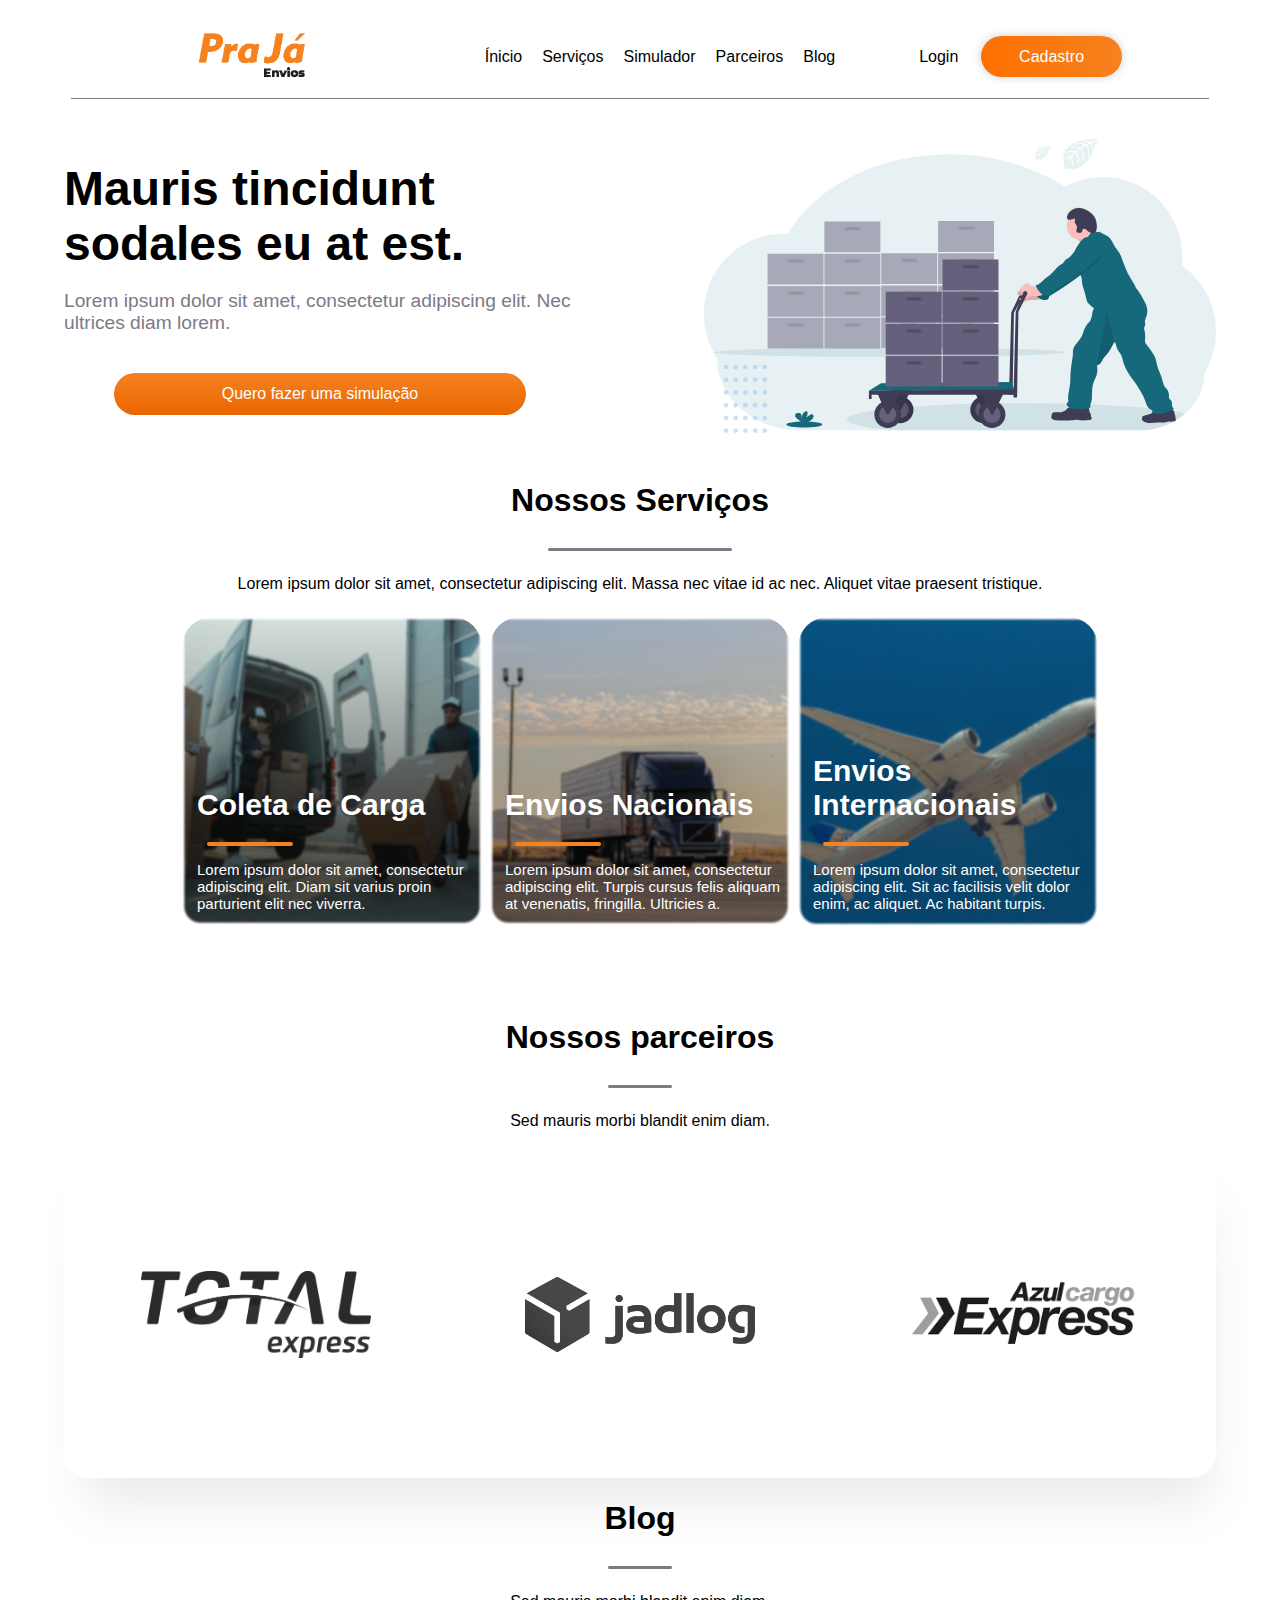
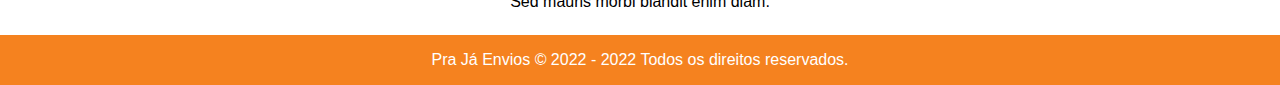
<file: templates/index.html>
<!DOCTYPE html>
<html lang="en">
    <head>
        <meta charset="UTF-8">
        <meta http-equiv="X-UA-Compatible" content="IE=edge">
        <meta name="viewport" content="width=device-width, initial-scale=1.0">
        
        <title>Pra Já envios</title>


        <link rel="preconnect" href="https://fonts.googleapis.com">
        <link rel="preconnect" href="https://fonts.gstatic.com" crossorigin>
        <link href="https://fonts.googleapis.com/css2?family=Montserrat&display=swap" rel="stylesheet"> 

        <link rel="stylesheet" href="/static/css/index.css">

    </head>

    <body>
        
    <section class="header">
        <div class="container">
            <img src="/static/img/logo_praja_alpha.png" alt="logo pra ja">
        </div>

        <nav class="principal">
            <ul>
                <li><a href="/">Ínicio</a></li>
                <li><a href="/">Serviços</a></li>
                <li><a href="/">Simulador</a></li>
                <li><a href="/">Parceiros</a></li>
                <li><a href="/">Blog</a></li>
            </ul>
        </nav>

        <nav class="secundario">
            <ul>
                <li><a href="/login/">Login</a></li>
                <li><a class="cadastro-btn" href="/cadastro/">Cadastro</a></li>
            </ul>
        </nav>
    </section>

    <section class="hero">
        <div class="container">
            <div class="text">
                <h1>Mauris tincidunt sodales eu at est.</h1>
                <p>Lorem ipsum dolor sit amet, consectetur adipiscing elit. Nec ultrices diam lorem.</p>

                <div class="btn">
                    <a href="/simulador/">Quero fazer uma simulação</a>
                </div>
            </div>

            <div class="img">
                <img src="/static/img/hero.svg" alt="Homem carregando caixa">
            </div>
        </div>
    </section>

    <section class="servicos">
        <h1>Nossos Serviços</h1>
        <div class="separador"></div>
        <p>Lorem ipsum dolor sit amet, consectetur adipiscing elit.
             Massa nec vitae id ac nec. Aliquet vitae praesent tristique.</p>

        <div class="container">
            <div class="card">
                <div class="content">
                    <h1>Coleta de Carga</h1>
                    <div class="separador"></div>
                    <p>Lorem ipsum dolor sit amet, consectetur adipiscing elit.
                         Diam sit varius proin parturient elit nec viverra. </p>
                </div>
            </div>

            <div class="card">
                <div class="content">
                    <h1>Envios Nacionais</h1>
                    <div class="separador"></div>
                    <p>Lorem ipsum dolor sit amet, consectetur adipiscing elit.
                         Turpis cursus felis aliquam at venenatis, fringilla. Ultricies a.</p>
                </div>
            </div>

            <div class="card">
                <div class="content">
                    <h1>Envios Internacionais</h1>
                    <div class="separador"></div>
                    <p>Lorem ipsum dolor sit amet, consectetur adipiscing elit.
                         Sit ac facilisis velit dolor enim, ac aliquet. Ac habitant turpis.</p>
                </div>
            </div>

        </div>
    </section>

    <section class="parceiros">
        <h1>Nossos parceiros</h1>
        <div class="separador"></div>
        <p>Sed mauris morbi blandit enim diam.</p>

        <div class="container">
            <div class="parceiro">
                <img src="/static/img/parceiros/total.png" alt="Logo empresa Jadlog preto e branco">
            </div>

            <div class="parceiro">
                <img src="/static/img/parceiros/jad.png" alt="Logo empresa total express preto e branco">
            </div>

            <div class="parceiro">
                <img src="/static/img/parceiros/azul.png" alt="Logo empresa azul preto e branco">
            </div>
        </div>
    </section>
    <section class="blog">
        <h1>Blog</h1>
        <div class="separador"></div>
        <p>Sed mauris morbi blandit enim diam.</p>
        <div class="container">
            
        </div>
    </section>
    <section class="footer">
        <div class="container">
            <p>Pra Já Envios © 2022 - 2022 Todos os direitos reservados.</p>
        </div>
    </section>
    </body>
</html>
</file>
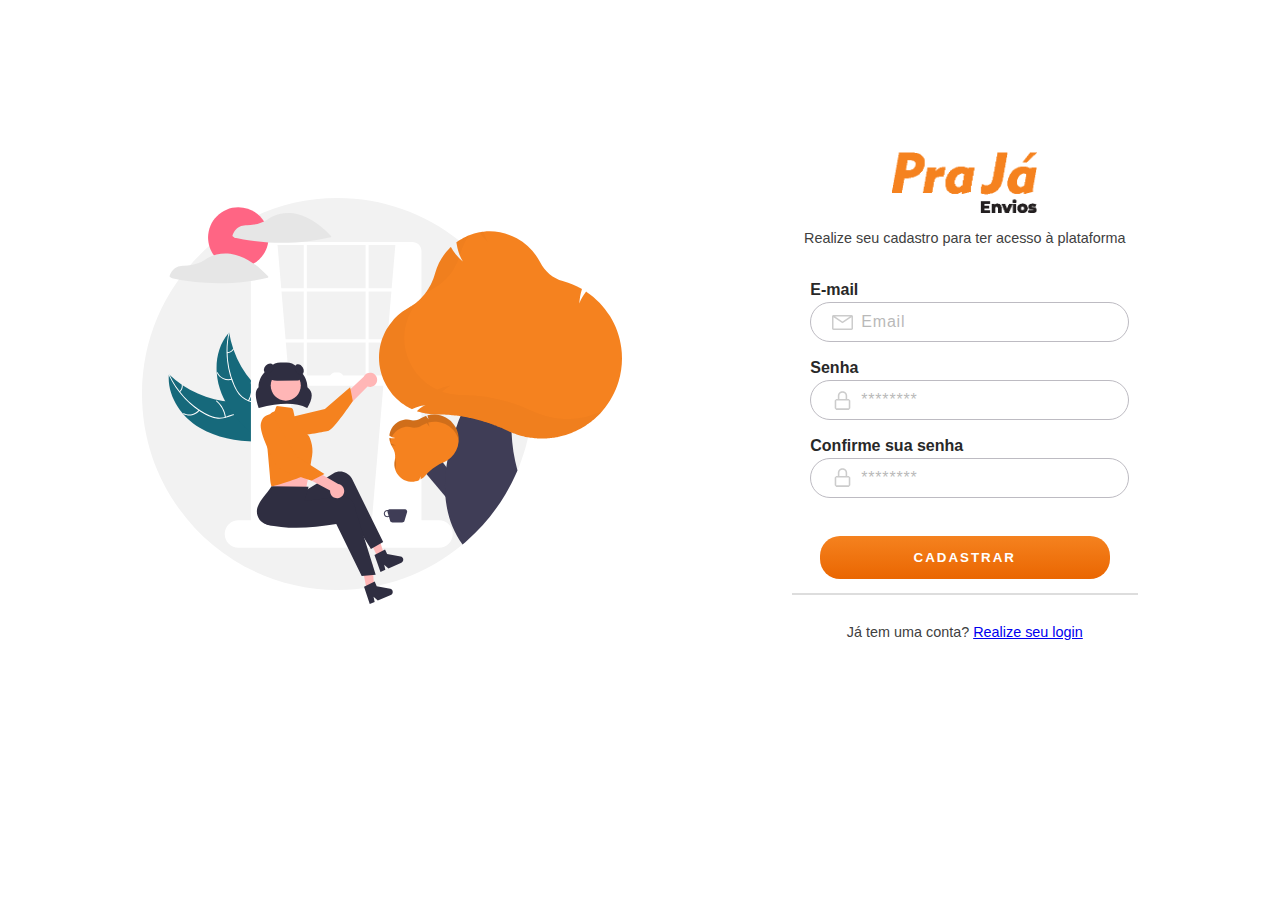
<file: templates/cadastro.html>
<!DOCTYPE html>
<html lang="en">
<head>
    <meta charset="UTF-8">
    <meta http-equiv="X-UA-Compatible" content="IE=edge">
    <meta name="viewport" content="width=device-width, initial-scale=1.0">
    <script src="https://www.google.com/recaptcha/api.js"></script>

    <link rel="preconnect" href="https://fonts.googleapis.com">
    <link rel="preconnect" href="https://fonts.gstatic.com" crossorigin>
    <link href="https://fonts.googleapis.com/css2?family=Montserrat&display=swap" rel="stylesheet"> 

    <link rel="stylesheet" href="/static/css/login.css">

    <title>Pra Ja - Login</title>
</head>
<body>
    <section class="left">
        <div class="container">
            <img src="/static/img/cadastro.svg" alt="Homem entrando na porta">
        </div>
    </section>

    <section class="main">
        <div class="container">
            <div class="logo">
                <img src="/static/img/logo_praja_alpha.png" alt="logo pra ja envios">
                <p>Realize seu cadastro para ter acesso à plataforma</p>
            </div>

            <form class="login" action="#" method="post">
                <div class="form-control">
                    <label for="user"> E-mail <br> 
                    <input placeholder="Email" class="input" type="email" name="user" required>
                    <i class="mail"><img src="/static/img/icons/email.svg" alt=""></i>
                    </label>
                </div>
                
                <div class="form-control">
                    <label for="passwd2"> Senha <br> 
                    <input placeholder="********" class="input" type="password" name="passwd2" required>
                    <i class ="lock"><img src="/static/img/icons/lock.svg" alt=""></i>
                    </label>

                </div>

                <div class="form-control">
                    <label for="passwd"> Confirme sua senha <br> 
                    <input placeholder="********" class="input" type="password" name="passwd" required>
                    <i class ="lock"><img src="/static/img/icons/lock.svg" alt=""></i>
                    </label>

                </div>
                
                <div class="g-recaptcha captcha" data-sitekey="6LcaDOEcAAAAAMMMjj-8-BQorfN6X5DJIScfRuFz"></div>
                
                <button class="btn" data-sitekey="reCAPTCHA_site_key" data-callback='onSubmit' data-action='submit'>Cadastrar</button>

            </form>

            <div class="separador"></div>

            <p>Já tem uma conta? <a href="/login/">Realize seu login</a></p>

        </div>

    </section>
</body>
</html>
</file>
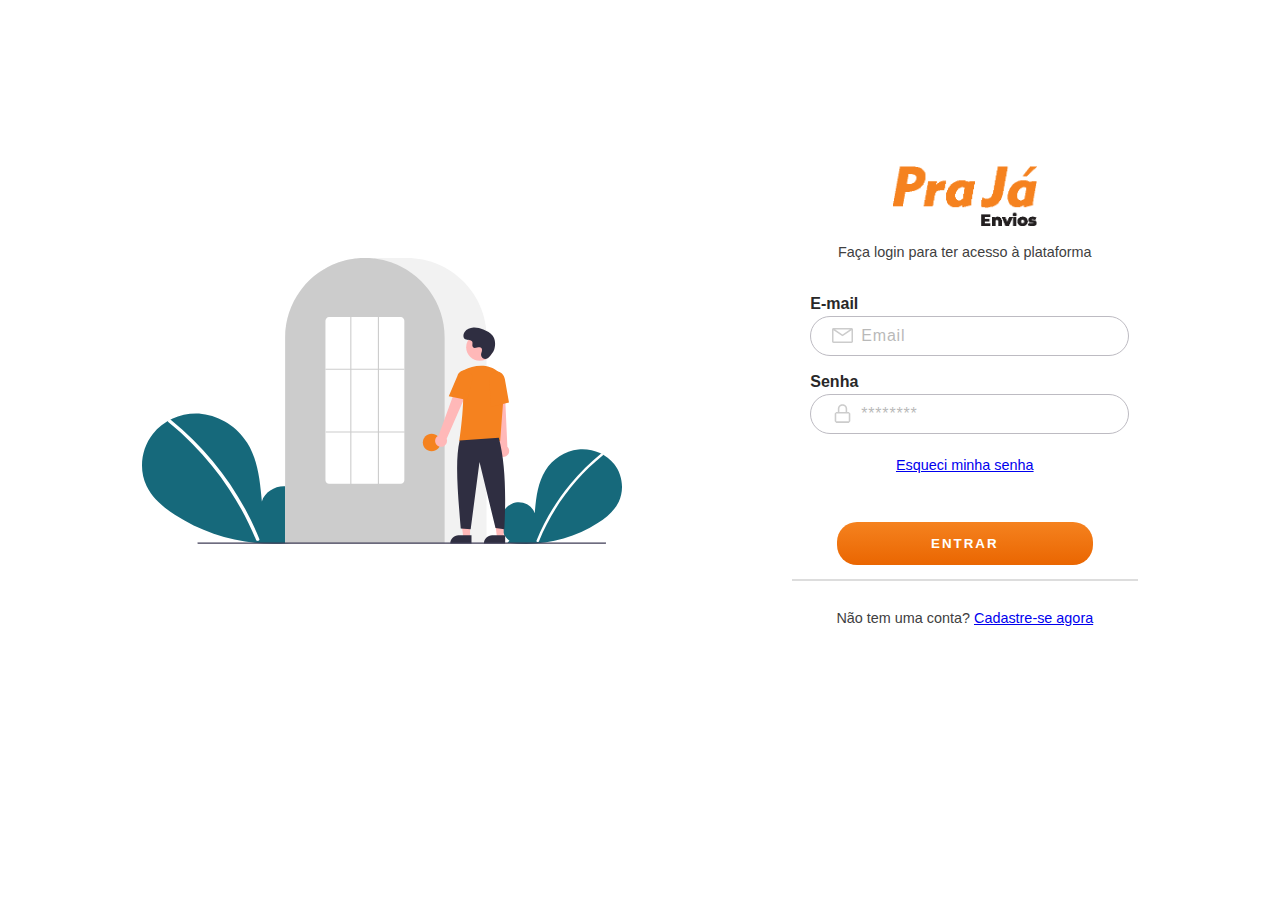
<file: templates/login.html>
<!DOCTYPE html>
<html lang="en">
<head>
    <meta charset="UTF-8">
    <meta http-equiv="X-UA-Compatible" content="IE=edge">
    <meta name="viewport" content="width=device-width, initial-scale=1.0">
    <script src="https://www.google.com/recaptcha/api.js"></script>

    <link rel="preconnect" href="https://fonts.googleapis.com">
    <link rel="preconnect" href="https://fonts.gstatic.com" crossorigin>
    <link href="https://fonts.googleapis.com/css2?family=Montserrat&display=swap" rel="stylesheet"> 

    <link rel="stylesheet" href="/static/css/login.css">

    <title>Pra Ja - Login</title>
</head>
<body>
    <section class="left">
        <div class="container">
            <img src="/static/img/login.svg" alt="Homem entrando na porta">
        </div>
    </section>

    <section class="main">
        <div class="container">
            <div class="logo">
                <img src="/static/img/logo_praja_alpha.png" alt="logo pra ja envios">
                <p>Faça login para ter acesso à plataforma</p>
            </div>

            <form class="login" action="#" method="post">
                <div class="form-control">
                    <label for="user"> E-mail <br> 
                    <input placeholder="Email" class="input" type="email" name="user" required>
                    <i class="mail"><img src="/static/img/icons/email.svg" alt=""></i>
                    </label>
                </div>

                <div class="form-control">
                    <label for="passwd"> Senha <br> 
                    <input placeholder="********" class="input" type="password" name="passwd" required>
                    <i class ="lock"><img src="/static/img/icons/lock.svg" alt=""></i>
                    </label>

                </div>
                
                <div class="esqueci">
                    <a href="#">Esqueci minha senha</a>
                </div>

                <div class="g-recaptcha captcha" data-sitekey="6LcaDOEcAAAAAMMMjj-8-BQorfN6X5DJIScfRuFz"></div>
                
                <button class="btn" data-sitekey="reCAPTCHA_site_key" data-callback='onSubmit' data-action='submit'>Entrar</button>

            </form>

            <div class="separador"></div>

            <p>Não tem uma conta? <a href="/cadastro/">Cadastre-se agora</a></p>

        </div>

    </section>
</body>
</html>
</file>
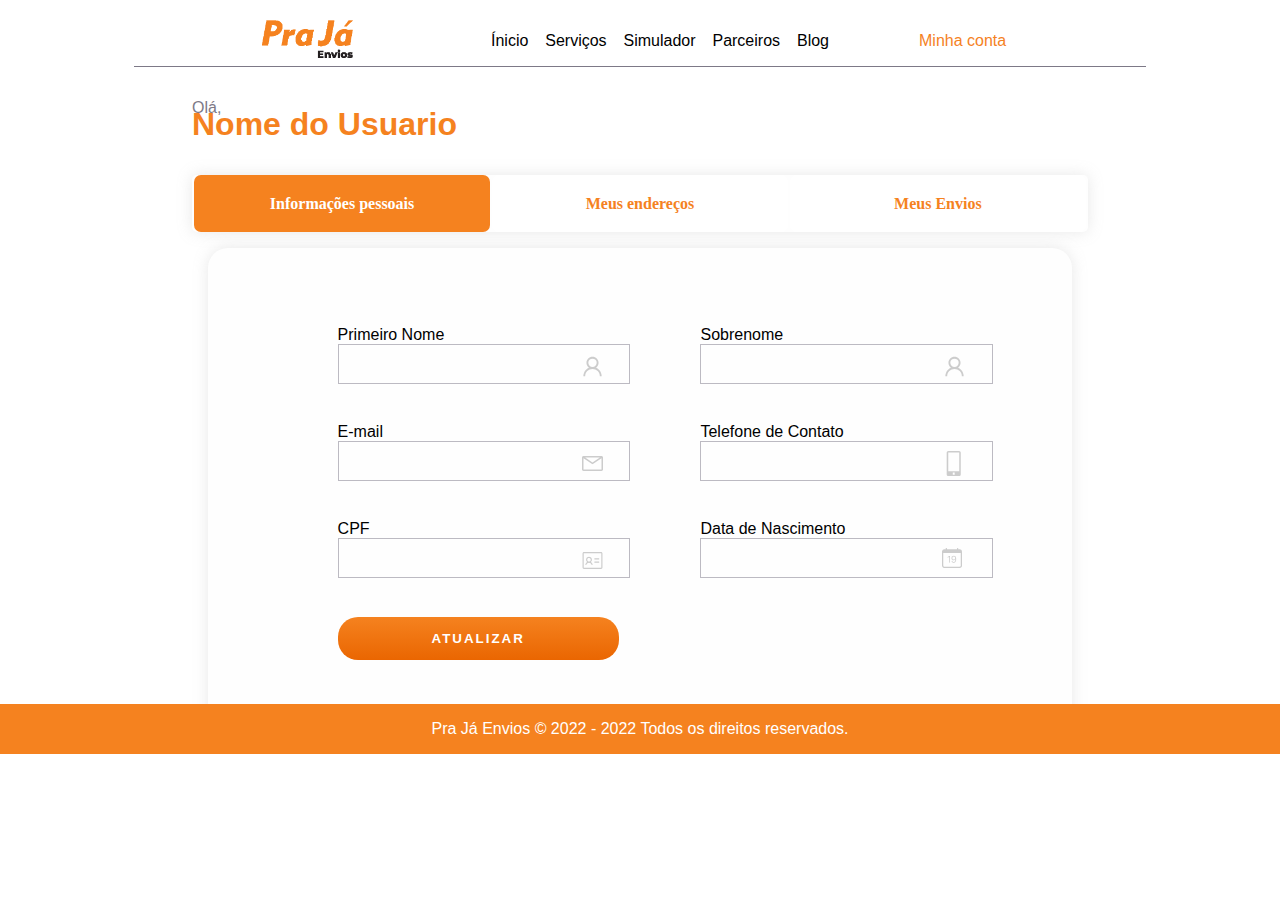
<file: templates/user.html>
<!DOCTYPE html>
<html lang="en">
<head>
    <meta charset="UTF-8">
    <meta http-equiv="X-UA-Compatible" content="IE=edge">
    <meta name="viewport" content="width=device-width, initial-scale=1.0">
    <title>Pra Já envios</title>


    <link rel="preconnect" href="https://fonts.googleapis.com">
    <link rel="preconnect" href="https://fonts.gstatic.com" crossorigin>
    <link href="https://fonts.googleapis.com/css2?family=Montserrat&display=swap" rel="stylesheet"> 

    <link rel="stylesheet" href="/static/css/user.css">
    <link rel="stylesheet" href="/static/css/endereco.css">

    <style></style>
</head>
<body>
    <section class="header">
        <div class="container">
            <img src="/static/img/logo_praja_alpha.png" alt="logo pra ja">
        </div>

        <nav class="principal">
            <ul>
                <li><a href="/">Ínicio</a></li>
                <li><a href="/">Serviços</a></li>
                <li><a href="/simulador/">Simulador</a></li>
                <li><a href="/">Parceiros</a></li>
                <li><a href="/">Blog</a></li>
            </ul>
        </nav>

        <nav class="secundario">
            <ul>
                <li><a href="/user/">Minha conta </a></li>
                
            </ul>
        </nav>
    </section>

    <section class="navegador">
        <p>Olá,</p>
        <h1>Nome do Usuario</h1>
        
        <nav>
            <button  onclick="toggle('infos')" class="btn btn-info btn-def">
                    Informações pessoais         
            </button>
            
            <button  onclick="toggle('ender')" class="btn btn-endereco btn-def">
                Meus endereços        
            </button>

            <button  onclick="toggle('envi')" class="btn btn-envio btn-def">
                Meus Envios         
            </button>   
        </nav>
    
    </section>

    <section class="app">

    </section>

    <section class="footer">
        <div class="container">
            <p>Pra Já Envios © 2022 - 2022 Todos os direitos reservados.</p>
        </div>
    </section>

    <script src="/static/scripts/user.js"></script>
</body>
</html>
</file>
<file: static/css/index.css>
:root{
    --orange: #F5821F;
}

*, *::before, *::after{
    font-family: 'Mulish', sans-serif;
    list-style: none;
}

html{
    width: 100%;
}
body{
    width: 100%;
    display: flex;
    justify-content: center;
    align-items: center;

    flex-direction: column;
    margin: 0 auto;
}
a, a:valid, a:visited{
    text-decoration: none;
    color: inherit;
}

/* Header  */
.header{
    padding: 0 10% 0 10%;
    
    display: flex;
    align-items: center;
    justify-content: space-between;
    flex-wrap: nowrap;

    margin: 1rem;
    border-bottom: #7D7987 1px solid;
}

.header .container{
    width: 20%;
}

.header .container img{
    width: 60%;
}

.header .principal{
    width: 50%;
}

.header .principal ul{
    display: flex;
    align-items: center;
    justify-content: center;
    flex-wrap: nowrap;
    gap: 5%;
    flex-shrink: 1;
}



.header .principal ul li:hover,
.header .principal ul li:focus{
    text-decoration: underline #F5821F;
}

.header .secundario{
    width: 20%;
}

.header .secundario ul{
    display: flex;
    align-items: center;
    justify-content: center;
    flex-wrap: nowrap;
    gap: 5%;
}

.header .secundario ul li:last-child{
    color: #ffff;
}

.header .secundario ul li:first-child{
    padding: 1rem;
}

.cadastro-btn{

    padding: 12px 38px;

    background: linear-gradient(90.89deg, #FF6F00 0%, #F5821F 99.89%);
    box-shadow: 0px 0px 10px rgba(0, 0, 0, 0.2);
    border-radius: 55px;
    
}

.cadastro-btn:hover, .cadastro-btn:focus{
    opacity: 0.7;
}

.header .secundario ul li:first-child:hover,
.header .secundario ul li:first-child:focus {
    text-decoration: underline #F5821F;
}

/* Fim do header */

.hero{
    padding: 1.5rem 0 1.5rem 0;
}
.hero .container{
    
    display: flex;
    align-items: center;
    justify-content: space-around;
}

.hero .container .text{
    display: flex;
    justify-content: center;
    align-items: center;

    flex-wrap: wrap;
    flex-direction: column;

    width: 40%;

    text-align: left;
    
}
.hero .container .text h1{
    font-size: 3rem;
    margin: 0 auto;
}

.hero .container .text p{
    font-size: 1.2rem;
    color: #7D7987;
    padding-bottom: 1.2rem;
}

.text .btn{

    color: #ffff;
    padding: 12px 108px;
    
    text-align: center;
    background: linear-gradient(180deg, #F5821F 0%, #EA6601 100%);
    border-radius: 55px;

    transition: all 0.5s ease;
    transform: scale(1);
}

.text .btn:hover, .text .btn:focus{

    cursor: pointer;
    transform: scale(1.25);
    filter: brightness(120%);
  
  }


.hero .container .img{
    width: 40%;
}
.hero .container .img img{
    width: 100%;
}

/* fim hero */

.servicos{
    display: flex;
    flex-direction: column;
    gap: .5rem;

    align-items: center;
    justify-content: center;
    text-align: center;
}

.servicos .separador{

    margin: 0;
    width: 20%;
    height: 3px;
    border-radius: 40px;
    background-color: #7D7987;

}

.servicos .container{
    display: flex;
    align-items: center;
    justify-content: space-around;
    gap: .5rem;
}

.servicos .container .card{
    width: 300px;
    overflow: hidden;
    height: 380px;
    border-radius: 30px;
    color: #ffff;
    text-align: left;
    position: relative;
}

.servicos .container .card:nth-child(1){
    background-image: url(/static/img/cards/left.png);
    background-size: contain;
    background-repeat: no-repeat;
}

.servicos .container .card:nth-child(2){
    background-image: url(/static/img/cards/center.png);
    background-size: contain;
    background-repeat: no-repeat;
    
}

.servicos .container .card:nth-child(3){
    background-image: url(/static/img/cards/right.png);
    background-size: contain;
    background-repeat: no-repeat;
}

.card .content{
    position: absolute;
    left: 15px;
    bottom: 70px;
    /* width: 100%; */
    font-size: 15px;

}
/* .card .content h1{
    
}


.card .content p, .card .content .separador {
    
    padding-right: 80px;
    padding-left: 15px;
} */
.card .content .separador{
    margin: 10px;
    width: 30%;
    height: 4px;
    border-radius: 40px;
    background-color: var(--orange);;
}

/* Fim card  */

.parceiros{
    width: 100%;
    display: flex;
    flex-direction: column;
    gap: .5rem;

    align-items: center;
    justify-content: center;
    text-align: center;
}

.parceiros .separador{

    margin: 0;
    width: 5%;
    height: 3px;
    border-radius: 40px;
    background-color: #7D7987;

}

.parceiros .container{
    min-height: 324px;
    width: 90%;
    display: flex;
    align-items: center;
    justify-content: space-around;
   
    margin: 0 20% 0 20%;

    box-shadow: 8px 40px 50px -17px rgba(197, 197, 197, 0.4);
    border-radius: 25px;
}

.parceiros .container .parceiro{
    width: 20%;
}

.parceiros .container .parceiro img{
    width: 100%;

    filter: url("data:image/svg+xml;utf8,<svg xmlns=\'http://www.w3.org/2000/svg\'><filter id=\'grayscale\'><feColorMatrix type=\'matrix\' values=\'0.3333 0.3333 0.3333 0 0 0.3333 0.3333 0.3333 0 0 0.3333 0.3333 0.3333 0 0 0 0 0 1 0\'/></filter></svg>#grayscale"); /* Firefox 10+, Firefox on Android */    
    -webkit-filter: grayscale(100%);
    -moz-filter: grayscale(100%);
    -ms-filter: grayscale(100%);
    filter: grayscale(100%);
    filter: gray;

    transition-duration: 200ms;
}

.parceiros .container .parceiro img:hover,
.parceiros .container .parceiro img:focus{
    -webkit-filter: none;
    -moz-filter: none;
    -ms-filter: none;
    filter: none;
}

/* Fim parceiros */

.blog{
    width: 100%;
    display: flex;
    flex-direction: column;
    gap: .5rem;

    align-items: center;
    justify-content: center;
    text-align: center;
}

.blog .separador{

    margin: 0;
    width: 5%;
    height: 3px;
    border-radius: 40px;
    background-color: #7D7987;

}

.blog .container{
    display: flex;
    align-items: center;
    justify-content: space-around;
   
    margin: 0 20% 0 20%;

}



/* Fim Blog  */

.footer{
    background-color: var(--orange);
    width: 100%;
}

.footer .container{
    display: flex;
    align-items: center;
    justify-content: center;

    color: #ffff;
    font-size: 1rem;

}

/* Responsivo  */

@media (max-width: 845px){

    .header{
        flex-direction: column;
        justify-content: center;
        text-align: center;
    }

    .header .container{
        width: 60%;
    }
    
    .header .container img{
        width: 100%;
    }

    .header .principal{
        display: none;
    }

    .hero .container{
        width: 100%;

        align-items: center;
        justify-content: center;
        flex-direction: column;
        text-align: center;
    }

    .hero .container .text h1{
        font-size: 2rem;
    } 

    .text .btn{
        padding: 12px 80px;
        font-size: .8rem;
    }

    .hero .container .img{
        order: -1;
    }

    .servicos p{
        width: 50%;
    }

    .servicos .container{
        width: 100%;

        align-items: center;
        justify-content: center;
        flex-direction: column;
        gap: .5rem;
        
    }

    .card .content{
        
        text-align: left;
    }

    .parceiros .container{
        flex-direction: column;
        justify-content: center;
        gap: 1rem;
        width: 100%;
    }
}
</file>
<file: static/css/login.css>
:root{
    --orange: #F5821F;
}

*, *::before, *::after{
    font-family: 'Mulish', sans-serif;
    
}

body{
    width: 90%;

    display: flex;
    margin: 5.5rem auto;

    height: 70vh;

    align-items: center;
    justify-content: space-around;
    gap: .8rem;
    padding: auto;
}

.left .container{
    width: 30%;
}

.left .container img{
    max-width: 480px;
}

.main {
    width: 30%;
}
.main .container{
    display: flex;
    flex-direction: column;

    align-items: center;
    justify-content: center;
}

.logo{
    text-align: center;
    color: grey;
    font-size: .8rem;

    text-align: center;
    margin-bottom: 3%;

}


.logo img{
    width: 45%;
}

.login{
    display: flex;

    flex-direction: column;

    align-items: center;
    justify-content: center;

    width: 100%;

}

.login .form-control{
    position: relative;
    display: flex;
    flex-direction: column;

    justify-content: center;
    align-items: center;
    margin: 0.4rem;
}

.login .form-control {
    font-family: 'Mulish';
    font-style: normal;
    font-weight: 700;
    font-size: 0.8;
    line-height: 25px;
    color: #282828;
}
input{

    border: none;
    outline: none;
    background-color: var(--orange);
    border-radius: 30px;
    font-size: 1.1em;
}

input {
    width: 70%;
    background-color: #ffff;
    color: #5C5C5C;
    letter-spacing: 0.8px;
    padding: 10px 50px;

    font-size: 1rem;
    border: 1px solid #7D7987;
    opacity: 0.5;
}
input ~ i {
    position: absolute;
    left: 20px;
    top: 50%;

    color: #888 ;
    transition: color 0.4s
}

.esqueci{
    text-align: left;
    color: #404040;
    margin: 1rem auto;
}

.esqueci a{
    font-size: 0.9rem;
    
}

.esqueci a:hover, .esqueci a:focus {
    opacity: 0.8;
}

.g-recaptcha{
    margin: .7rem;
    text-align: center;
}

.captcha{
    margin: 1rem 0 1rem 0;
}

.btn{
    padding: 14px 94px;
    width: 32px auto;
    text-transform: uppercase;
    letter-spacing: 2px;
    font-weight: bold;

    background: linear-gradient(180deg, #F5821F 0%, #EA6601 100%);
    border-radius: 20px;

    border: none;

    color: #ffff;
    cursor: pointer;
}

.btn:hover, .btn:focus{
    opacity: 0.8;
}

.separador{
    margin: 14px;
    width: 100%;
    height: 2px;
    background-color: #DDDDDD;;
}

.main p:last-child{
    text-align: center;
    color: #404040;
    font-size: .9rem;
}

@media (max-width: 845px){


    body{
        display: flex;
        justify-content: center;
        align-items: center;



    }
    .left{
        display: none;
    } 

    .logo{
        width: 90%;
    }

    .logo img{
        width: 90%;
    }
   
    .esqueci{
        text-align: center;
        width: 100%;
    }
    .form-control input{
        width: auto;
    }
    
}
</file>
<file: static/css/user.css>
:root{
    --orange: #F5821F;
}

*, *::before, *::after{
    font-family: 'Mulish', sans-serif;
    list-style: none;
}
html{
    width: 100%;
}
body{
    width: 100%;
    display: flex;
    justify-content: center;
    align-items: center;

    flex-direction: column;
    margin: 0 auto;
    position: relative;
}

a, a:valid, a:visited{
    text-decoration: none;
    color: inherit;
}
.header{
    padding: 0 10% 0 10%;
    
    display: flex;
    align-items: center;
    justify-content: space-between;
    flex-wrap: nowrap;

    margin: 1rem;
    border-bottom: #7D7987 1px solid;
}

.header .container{
    width: 20%;
}

.header .container img{
    width: 60%;
}

.header .principal{
    width: 50%;
}

.header .principal ul{
    display: flex;
    align-items: center;
    justify-content: center;
    flex-wrap: nowrap;
    gap: 5%;
    flex-shrink: 1;
}



.header .principal ul li:hover,
.header .principal ul li:focus{
    text-decoration: underline;
}

.header .secundario{
    width: 20%;
}

.header .secundario ul{
    display: flex;
    align-items: center;
    justify-content: center;
    flex-wrap: nowrap;
    gap: 5%;
}

.header .secundario ul li{
    color: var(--orange);
}


.header .secundario ul li:hover,
.header .secundario ul li:focus {
    text-decoration: underline #F5821F;
}

/* FIM HEADER */
.navegador{
    width: 70%;
    display: flex;
    flex-direction: column;

    align-items: center;
    justify-content: center;
}

.navegador p{
    text-align: left;
    width: 100%;
    color: #7D7987;
    font-size: 1rem;
    margin-bottom: -2rem;
}

.navegador h1{
    text-align: left;
    width: 100%;
    color: var(--orange);
    font-size: 2rem;
    margin-bottom: 2rem;
}

.navegador nav{
    text-align: center;
    width: 100%;

    display: flex;
    justify-content: space-evenly;
    
    flex-wrap: nowrap;

    color: var(--orange);

    background: #FEFEFE;

    

    box-shadow: 0px 0px 15px rgba(163, 163, 163, 0.25);
    border-radius: 5px;

    font-size: 1rem;

    margin: 0 auto;
    
}

.navegador nav .btn{
    width: 33%;
    height: 100%;
    padding: 1rem 0rem 1rem 0rem;
    /* background-color: #ffff; */
    border: none;

    font-family: 'Mulish';
    font-style: normal;
    font-weight: 600;
    font-size: 1rem;
    line-height: 25px;


    /* color: var(--orange); */

    border-radius: 7px;

}

.navegador nav .btn:hover{
    opacity: 0.8;
}

.btn-def{
    color: var(--orange);
    background-color: #ffff;
}

.btn-selected{
    background-color: var(--orange);
    color: #ffff;
}

/* FIM NAVEGADOR  */
.app{
    width: 70%;
    display: flex;
    justify-content: center;
    align-items: center;
}
.main{
    display: flex;
    justify-content: center;
    align-items: center;

    margin: 1rem;
    
    
    width: 100%;
    height:490px;
    background: #FEFEFE;
    box-shadow: 0px 0px 15px rgba(163, 163, 163, 0.25);
    border-radius: 20px;
    
}
.main .container{
    
    display: flex;
    align-items: center;
    justify-content: center;

    flex-direction: column;

    height: 100%;
    
    gap: 10px;
    margin: 0 auto;
    width: 200%;
    
}

.row{
    
    width: 70%;
    margin: 0 3rem 0 3rem;
    display: flex;
    justify-content: space-between;
    gap: 20%;
}



.form-control{
    width: 50%;
    display: flex;
    justify-items: space-around;
    flex-direction: column;
}

.form-control input {
    width: 100%;
    
    color: #5C5C5C;
    letter-spacing: 0.8px;
    padding: 10px 10%;

    font-size: 1rem;
    border: 1px solid #7D7987;
    opacity: 0.5;

    position: relative;
}


.form-control i {
    position: relative;
    left: 100%;
    bottom: 35%;

    color: #888 ;
    transition: color 0.4s
} 

.row a{
    color: blue;
}
.row button{
    padding: 14px 94px;
    width: 32px auto;
    text-transform: uppercase;
    letter-spacing: 2px;
    font-weight: bold;

    background: linear-gradient(180deg, #F5821F 0%, #EA6601 100%);
    border-radius: 20px;

    border: none;

    color: #ffff;
    cursor: pointer;

 
}

.row button:hover, .row button:focus{
    opacity: 0.8;
}

.footer{
    background-color: var(--orange);
    width: 100%;
    position: absolute;
    bottom: 0px;
    
}

.footer .container{
    display: flex;
    align-items: center;
    justify-content: center;


    color: #ffff;
    font-size: 1rem;

}
</file>
<file: static/css/endereco.css>
.enderecos{
    display: flex;
    justify-content: center;
    align-items: center;
    padding: 2rem;

    border: none;
    width: 100%;
}

.enderecos .container{
    width: 100%;
    display: flex;
    align-items: center;
    justify-content: left;
    gap: 1rem;
}

.card-add{
    width: 35%;
    height: 238px;

    background: #FEFEFE;
    box-shadow: 0px 0px 15px rgba(163, 163, 163, 0.25);
    border-radius: 20px;

    display: flex;
    justify-content: center;
    align-items: center;


}
.card-add a{
    width: 100%;
    height: 100%;
    display: flex;
   
    justify-content: center;
    align-items: center;
    flex-direction: column;
    
}

.card-add a img{

    width: 20%;

}

.card-add a p{
    color: var(--orange);

   
}

.card-endereco{
    width: 35%;
    height: 238px;

    background: #FEFEFE;
    box-shadow: 0px 0px 15px rgba(163, 163, 163, 0.25);
    border-radius: 20px;

    display: flex;
    justify-content: center;
    align-items: center;
    flex-direction: column;
}

.head-endereco{
    display: flex;
    align-items: center;
    justify-content: space-between;
    width: 90%;
    
    
}

.head-endereco h3{
    font-size: 1rem;
    width: 10%;
}


.head-endereco a{
    width: 1rem;
}
.head-endereco a img{
    width: 100%;
}
.separador{
    height: 1px;
    width: 90%;
    background: #DDDDDD;
}

.content{
    width: 90%;
    line-height: .9rem;
    color: #B0B0B0;
    mix-blend-mode: normal;
    font-size: .9rem;

}

.card-editar{
    text-align: left;
    width: 90%;
    margin-top: 1rem;
    
}

.card-editar:link {color:#0000ff;text-decoration:none;}
.card-editar:visited {color:#0000ff;text-decoration:none;}
.card-editar:hover {text-decoration:underline;}
</file>
